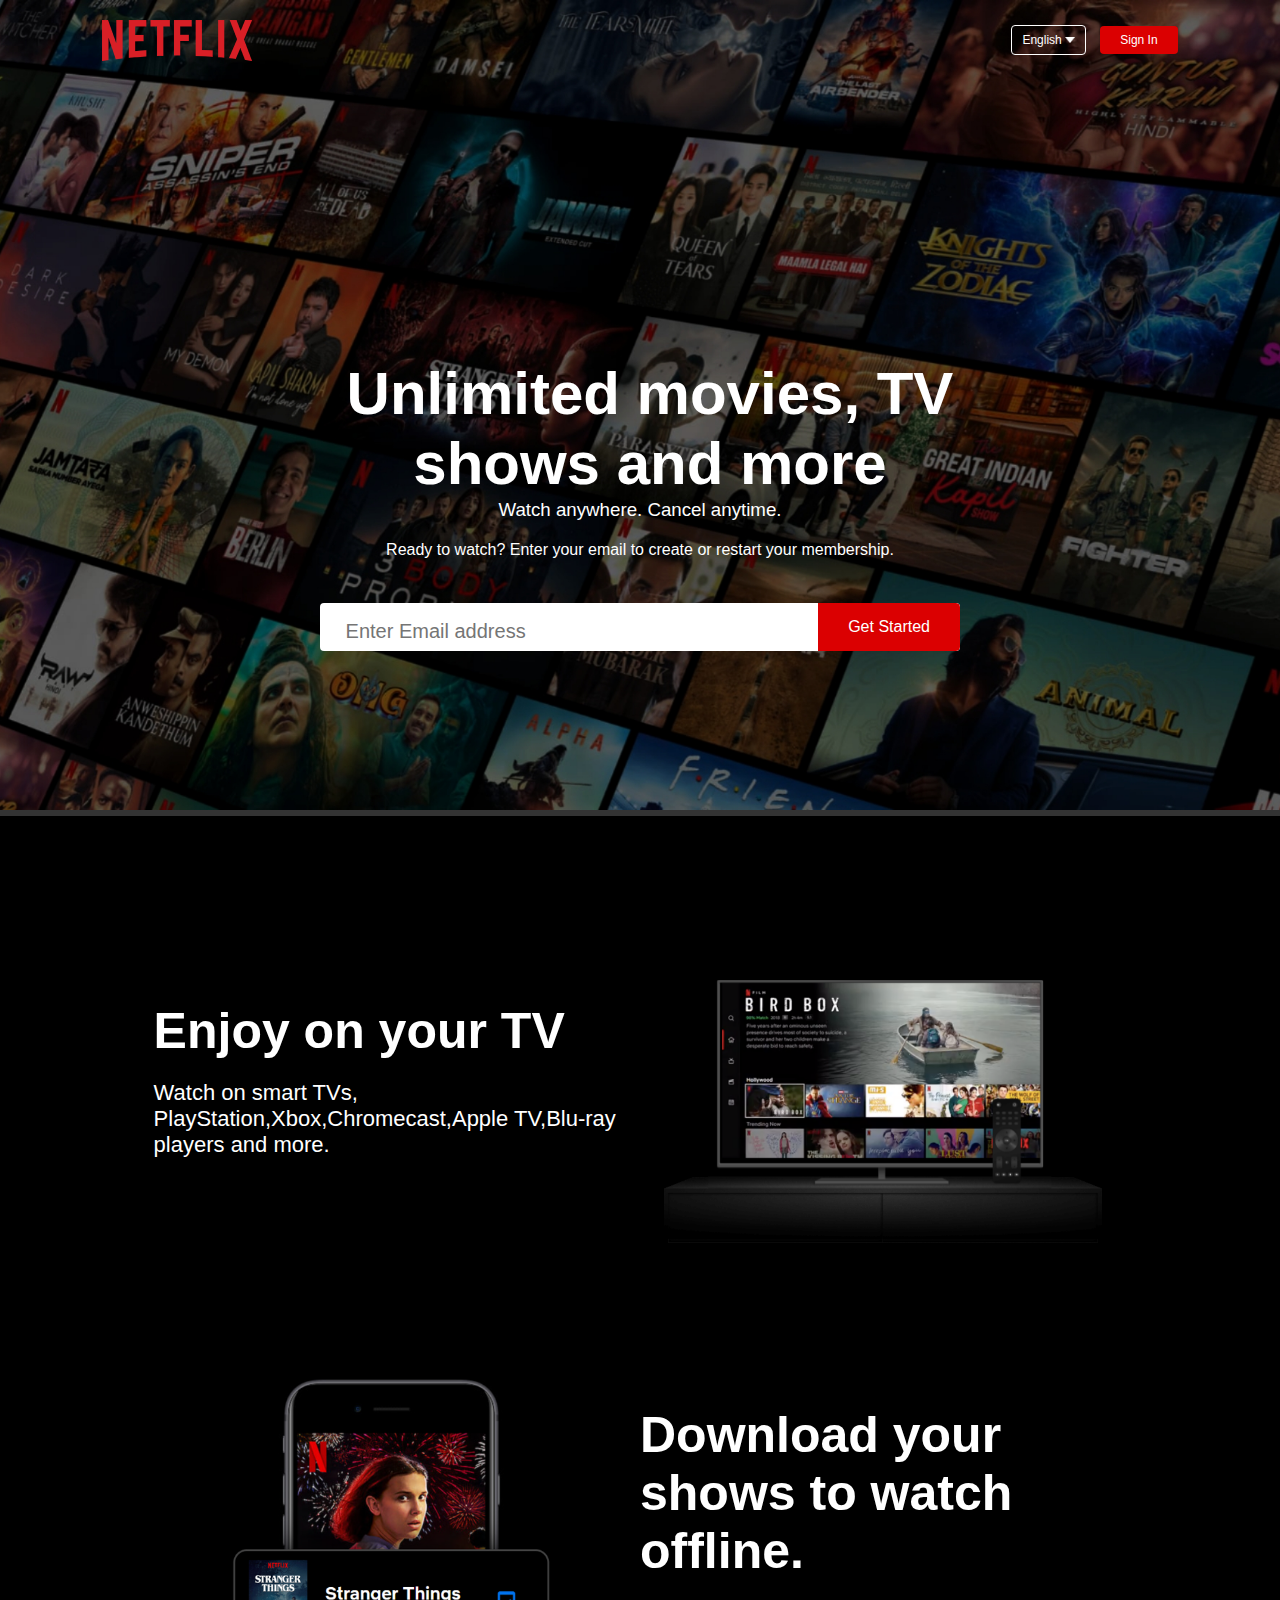
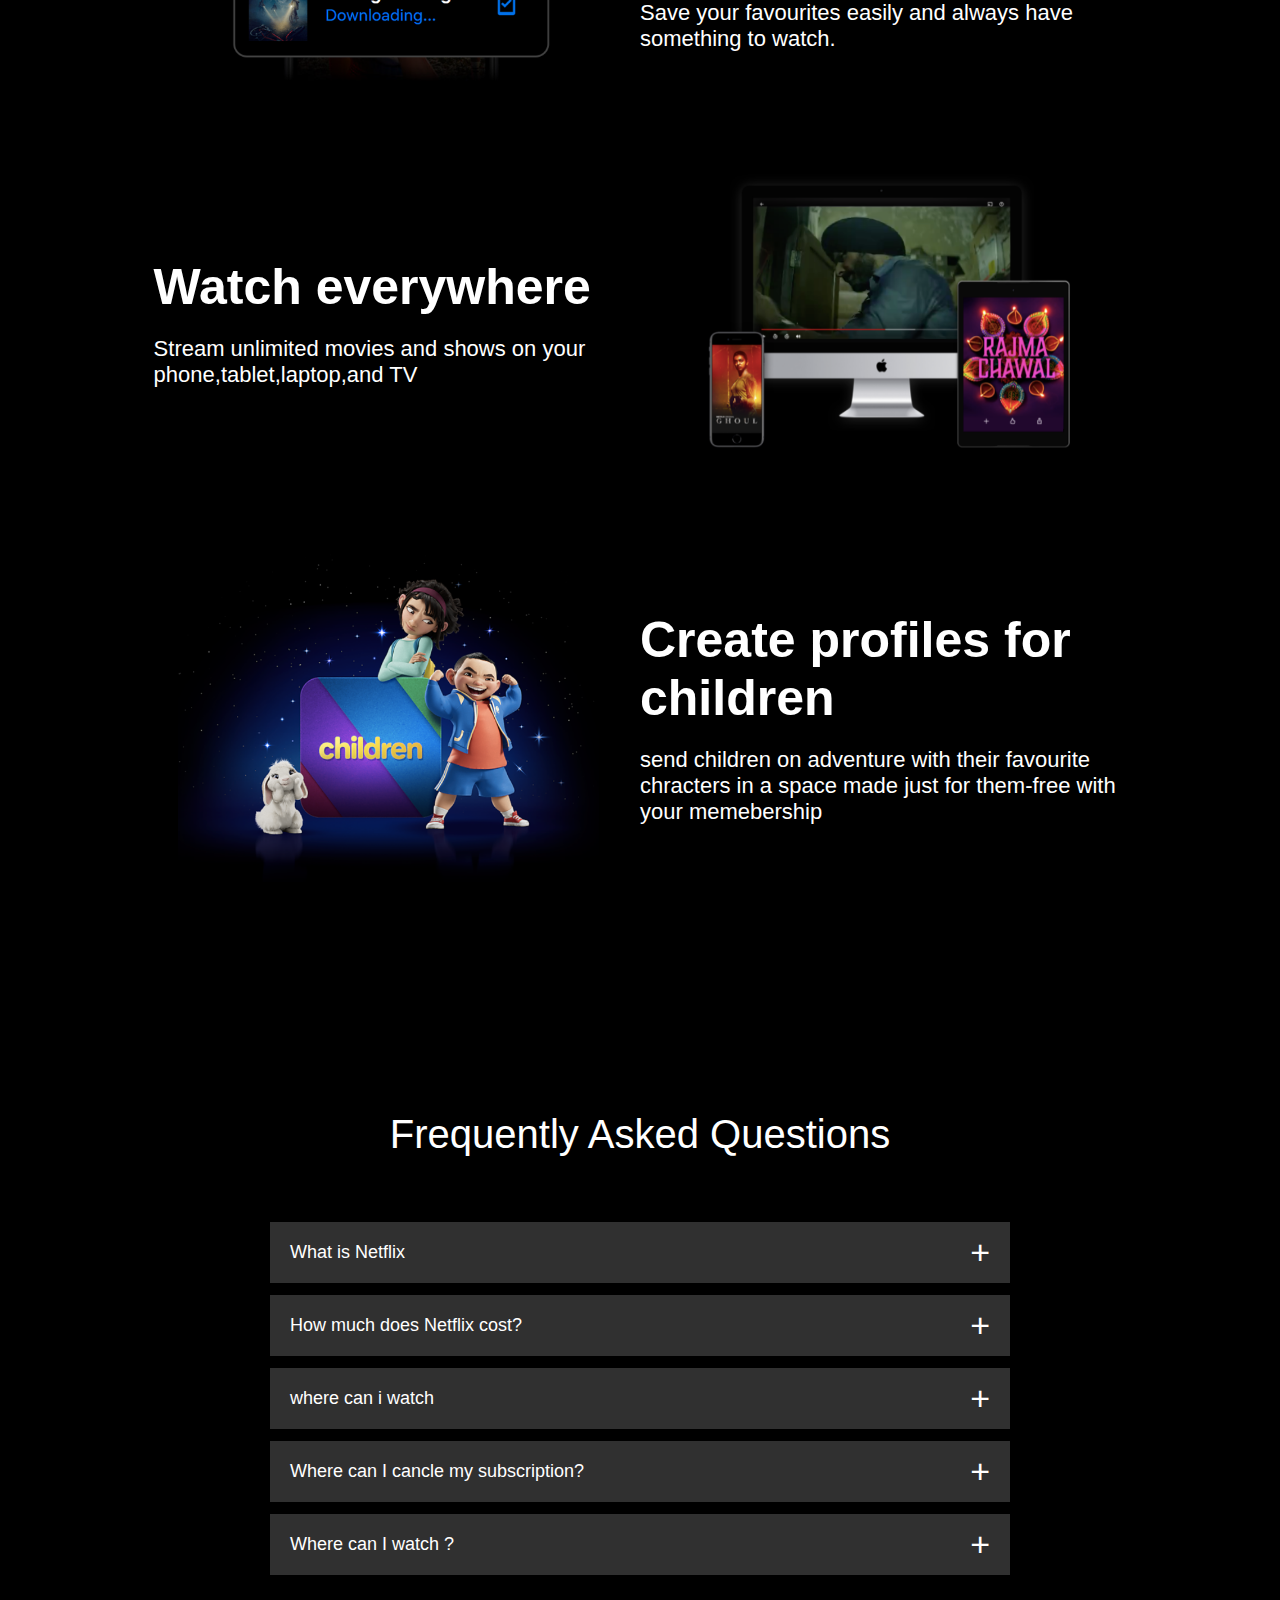
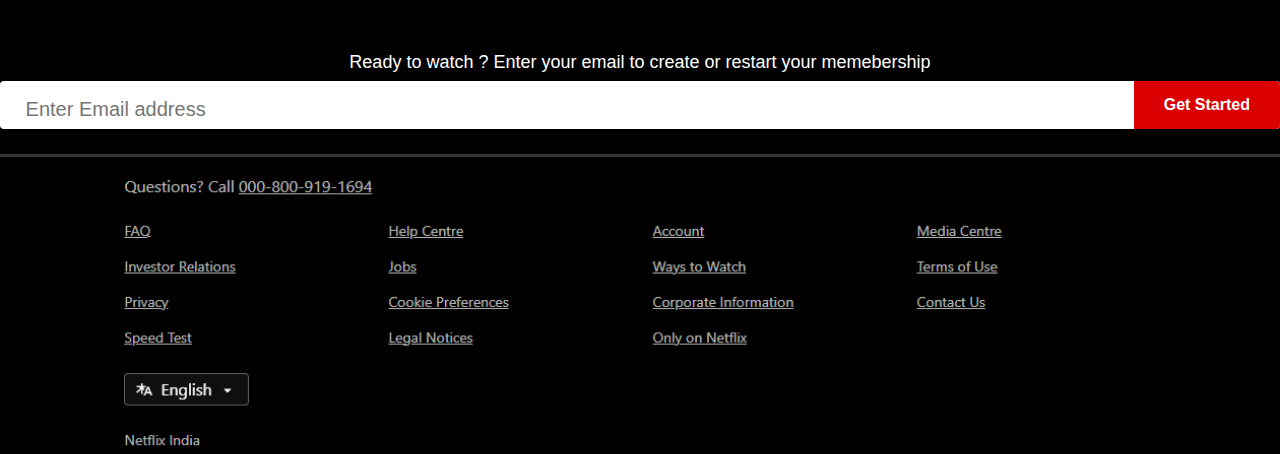
<file: index.html>
<!DOCTYPE html>
<html lang="en">
    <head>
        <meta charset="UTF-8">
        <meta name="viewpoint" content="width=device-width, initial-scale=1.0">
        <link rel="stylesheet" href="style.css">
        <title>Netflix</title>
    </head>
    <body>
        <header>
            <div class="header">
                <nav>
                    <img src="logo.png" class="logo">
                    <div>
                        <button class="language-btn">English <img src="down-icon.png"></button>

                        <button>Sign In</button>
                    </div>
                </nav>
                
                <div class=" content">
                    <h1> Unlimited movies, TV shows and more</h1>
                    <h3>Watch anywhere. Cancel anytime.</h3>
                    <p>Ready to watch? Enter your email to create or restart your membership.</p><br><br>
                    <from class="email">
                        <input type="email" placeholder=" Enter Email address" class="email" required>
                        <button type="submit" class="submit">Get Started</button>
                    </from>
                </div>
              </div>  
        </header>
        
        <div class="features">
            <div class="row">
                <div class="text-col">
            <h2>Enjoy on your TV</h2>
            <p>Watch on smart TVs, PlayStation,Xbox,Chromecast,Apple TV,Blu-ray 
                players and more.</p>
                </div>
                <div class="img-col">
                    <img src="feature-1.png">
                </div>
                </div>
                <div class="row">
                    <div class="img-col">
                        <img src="feature-2.png">
                    </div>
                    <div class="text-col">
                <h2>Download your shows to watch offline.</h2>
                <p>Save your favourites easily and always have something to watch.</p>
                    </div>
                    <div class="row">
                        <div class="text-col">
                    <h2>Watch everywhere</h2>
                    <p>Stream unlimited movies and shows on your phone,tablet,laptop,and TV</p>
                        </div>
                        <div class="img-col">
                            <img src="feature-3.png">
                        </div>
                        <div class="row">
                            <div class="img-col">
                                <img src="feature-4.png">
                            </div>
                            <div class="text-col">
                        <h2>Create profiles for children</h2>
                        <p>send children on adventure with their favourite chracters in a space made just for them-free with your memebership</p>
                            </div>
                        </div>
                    
                    </div>
                    
                    
                    
        
                </div>
        </div>
        <div class="faq">
            <h2>Frequently Asked Questions</h2>
            <ul class="according">
                <li>
                    <input type="radio" name="according" id="first">
                    <label for="first">What is Netflix</label>
                    <div class="contenty">
                        <p>Lorem ipsum dolor sit, amet consectetur adipisicing elit. Voluptas maxime est nemo cupiditate doloribus repudiandae inventore cumque aperiam sit magnam nam numquam velit voluptatibus a tempore, ipsum itaque alias aspernatur?
                        Expedita totam, molestias sint dolorem nobis dolorum. Nulla, explicabo. Consequuntur reiciendis suscipit accusantium, nesciunt quo excepturi soluta nostrum nam, commodi explicabo enim facilis hic consequatur a quasi quia consectetur nobis!</p>
                    </div>
                </li>
                <li>
                    <input type="radio" name="according" id="second">
                    <label for="second">How much does Netflix cost?</label>
                    <div class="contenty">
                        <p>Lorem ipsum dolor sit, amet consectetur adipisicing elit. Voluptas maxime est nemo cupiditate doloribus repudiandae inventore cumque aperiam sit magnam nam numquam velit voluptatibus a tempore, ipsum itaque alias aspernatur?
                        Expedita totam, molestias sint dolorem nobis dolorum. Nulla, explicabo. Consequuntur reiciendis suscipit accusantium, nesciunt quo excepturi soluta nostrum nam, commodi explicabo enim facilis hic consequatur a quasi quia consectetur nobis!</p>
                    </div>
                </li>
                <li>
                    <input type="radio" name="according" id="third">
                    <label for="third">where can i watch</label>
                    <div class="contenty">
                        <p>Lorem ipsum dolor sit, amet consectetur adipisicing elit. Voluptas maxime est nemo cupiditate doloribus repudiandae inventore cumque aperiam sit magnam nam numquam velit voluptatibus a tempore, ipsum itaque alias aspernatur?
                        Expedita totam, molestias sint dolorem nobis dolorum. Nulla, explicabo. Consequuntur reiciendis suscipit accusantium, nesciunt quo excepturi soluta nostrum nam, commodi explicabo enim facilis hic consequatur a quasi quia consectetur nobis!</p>
                    </div>
                </li>
                <li>
                    <input type="radio" name="according" id="fourth">
                    <label for="fourth">Where can I cancle my subscription?</label>
                    <div class="contenty">
                        <p>Lorem ipsum dolor sit, amet consectetur adipisicing elit. Voluptas maxime est nemo cupiditate doloribus repudiandae inventore cumque aperiam sit magnam nam numquam velit voluptatibus a tempore, ipsum itaque alias aspernatur?
                        Expedita totam, molestias sint dolorem nobis dolorum. Nulla, explicabo. Consequuntur reiciendis suscipit accusantium, nesciunt quo excepturi soluta nostrum nam, commodi explicabo enim facilis hic consequatur a quasi quia consectetur nobis!</p>
                    </div>
                </li>
                <li>
                    <input type="radio" name="according" id="fifth">
                    <label for="fifth">Where can I watch ?</label>
                    <div class="contenty">
                        <p>Lorem ipsum dolor sit, amet consectetur adipisicing elit. Voluptas maxime est nemo cupiditate doloribus repudiandae inventore cumque aperiam sit magnam nam numquam velit voluptatibus a tempore, ipsum itaque alias aspernatur?
                        Expedita totam, molestias sint dolorem nobis dolorum. Nulla, explicabo. Consequuntur reiciendis suscipit accusantium, nesciunt quo excepturi soluta nostrum nam, commodi explicabo enim facilis hic consequatur a quasi quia consectetur nobis!</p>
                    </div>
                </li>
            </ul>
        </div>
        <small><center>Ready to watch ? Enter your email to create or restart your memebership</small>
         </center>
        
        <from class="email">
            <input type="email" placeholder=" Enter Email address" class="email" required>
            <button type="submit" class="submit"><b>Get Started</b></button>
        </from>
        </div>
        <div class="footer">
            <div class="img"></div>
        </div>
    </body>
</html>
</file>
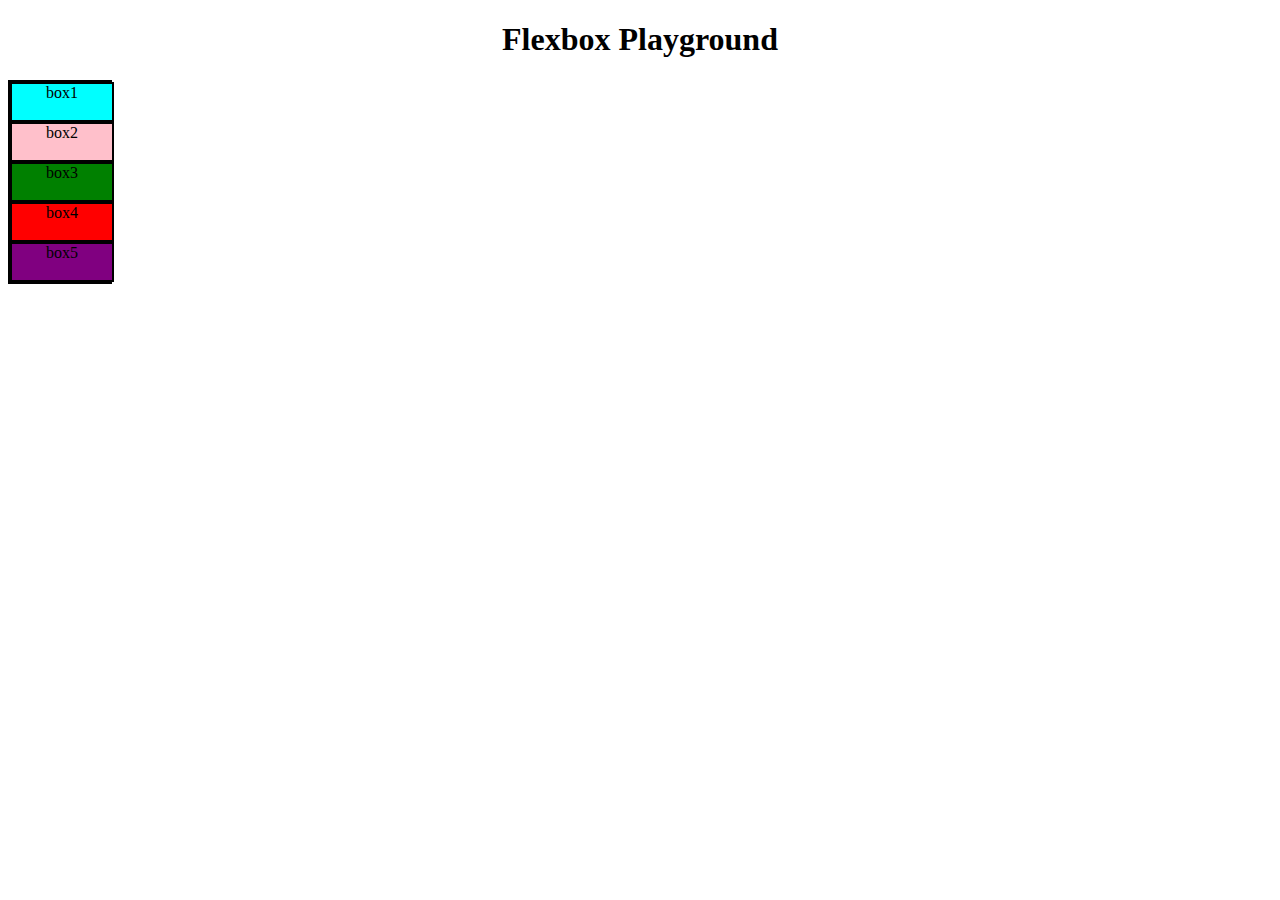
<file: flexbox.html>
<!DOCTYPE html>
<html lang="en">
    <head>
        <meta charset="UTF-8">
        <meta name=viewpoint>
        <link rel="stylesheet" href="flex.css">
        <title>Flexbox</title>
    </head>
    <body>
        <h1>Flexbox Playground</h1>
        <div id="container">
            <div id="box1">box1</div>
            <div id="box2">box2</div>
            <div id="box3">box3</div>
            <div id="box4">box4</div>
            <div id="box5">box5</div>

        </div>
    </body>
</html>
</file>
<file: style.css>
*{
    margin: 0;
    padding: 0;
    font-family: 'poppins', sans-serif;
    box-sizing: border-box;
}
body{
    background-color: black;
    color: white;
}

.header{
    
    height:90vh;
    width: 100%;
    background-image: url("header2.jpg");
    background-size : cover;
    background-position:center;
    padding: 10px 8%;
    position: relative;
}
nav{
    display: flex;
    align-items: center;
    justify-content: space-between;
    padding: 10px 0;
}
.logo{
    width: 150px;
    cursor: pointer;
}
nav button{
    border: 0;
    outline: 0;
    background: #db0001;
    color: #fff;
    padding: 7px 20px;
    font-size: 12px;
    border-radius: 4px;
    margin-left: 10px;
    cursor: pointer;

}
.language-btn{
    display: inline-flex;
    align-items: center;
    background: transparent;
    padding: 7px 10px;
    border: 1px solid white;
}
.language-btn img{
    width: 10px;
    margin-left: 3px;
}
.content{
   position: absolute;
   top: 50%;
   left: 50%;
   transform: translate(-50%,-50%);
   text-align: center;
   margin-top: 100px;
    
}
.content h1{
    font-size: 60px;
    line-height: 70px;
    font-weight: 600;
    max-width: 650px;
    padding-left: 20px;
}
.content h3{
    font-weight: 400;
    margin-bottom: 20px;
}
.submit{
    border: 0;
    outline: 0;
    background: #db0001;
    color: hsl(0, 0%, 100%);
    padding: 15px 30px;
    font-size: 16px;
    border-top-right-radius: 4px;
    border-bottom-right-radius: 4px;
    margin-left: 10px;
    cursor: pointer;
   
}
.email{
    background: #fff;
    border-radius: 4px;
    display: flex;
    align-items: center;
    overflow: hidden;
    margin-top: 8px;
    font-size: 20px;
 
}
.email input{
    flex:1 ;
    border: 0;
    outline: 0;
    margin-left: 20px;
}
.features{
    padding: 50px 12%;
    font-size: 22px;
   border-top:6px solid #333;
}
.row{
    display: flex;
    width: 100%;
    align-items: center;
    flex-wrap: wrap;
    padding: 50px 0;
    
}
.text-col{
    flex-basis: 50%;
    margin-bottom: 20px;
   
}
.img-col{
    flex-basis: 50%;
    margin-bottom: 20px;
}
.img-col img{
    display: block;
    width: 90%;
    margin: auto;
}
.features h2{
    font-size: 50px;
    font-weight: 600;
    margin-bottom: 20px;
}
.faq {
    padding: 10px 12%;
    text-align: center;
    font-size: 18px;
    
}
.faq h2{
    font-weight: 500;
    font-size: 40px;
}
.according{
    margin: 60px auto;
    width: 100%;
    max-width: 750px;
}
.according li{
    list-style: none;
    width: 100%;
    padding: 5px;
}
.according li label{
    display: flex;
    align-items: center;
    padding: 20px;
    font-size: 18px;
    font-weight: 500;
    background: #303030;
    margin-bottom: 2px;
    cursor: pointer;
    position: relative;
}
label::after{
    content: '+';
    font-size: 34px;
    position: absolute;
    right: 20px;
}
input[type="radio"]{
    display: none;
}
.according .contenty{
    background: #303030;
    text-align: left;
    padding: 0 20px;
    max-height: 0;
    overflow: hidden;
    transition: max-height 0.5s, padding 0.5s;
}
.according input[type="radio"]:checked + label + .contenty{
    max-height: 600px;
    padding: 30px 20px;
}
.according input[type="radio"]:checked + label::after{
    transform: rotate(135deg);
}
 email{
    max-width: 400px;
    margin: 20px auto 60px;
    
    
    
}
 small{
    font-size: 18px;
    padding-bottom:  20px;
 }
 .footer{
    background-image: url("footer.png");
    height: 300px;
    width:100%;
    background-size: cover;
    background-position: center;
    margin-top: 25px;
    padding: 50px 15% 10px;
    border-top:3px solid #333 ;

 }
 @media only screen and (max-width:600px){
    .logo{
        width: 500px;
    }
    nav button{
        padding: 5px 10px;

    }
    nav .language-btn{
        padding: 4px 8px;
    }
    .header-content{
        position: unset;
        transform: none;
        padding-top: 200px;
    }
 }
</file>
<file: flex.css>
body{
    text-align: center;
}
div{
    display: inline-block;
    display: flex;
    flex-direction:column;
}
h1{
    text-align: center;
}
#box1{
    height: 100px;
    width: 100px;
    background-color: aqua;
    border: 2px solid black;
    flex-grow: 20px;
}
#box2{
    height: 100px;
    width: 100px;
    background-color: pink;
    border: 2px solid black;

}
#box3{
    height: 100px;
    width: 100px;
    background-color: green;
    border: 2px solid black;
    
}
#box4{
    height: 100px;
    width: 100px;
    background-color: red;
    border: 2px solid black;

}
#box5{
    height: 100px;
    width: 100px;
    background-color: purple;
    border: 2px solid black;

}
#container{
    height:200px ;
    width: 100px;
    border: 2px solid black;
}
</file>
